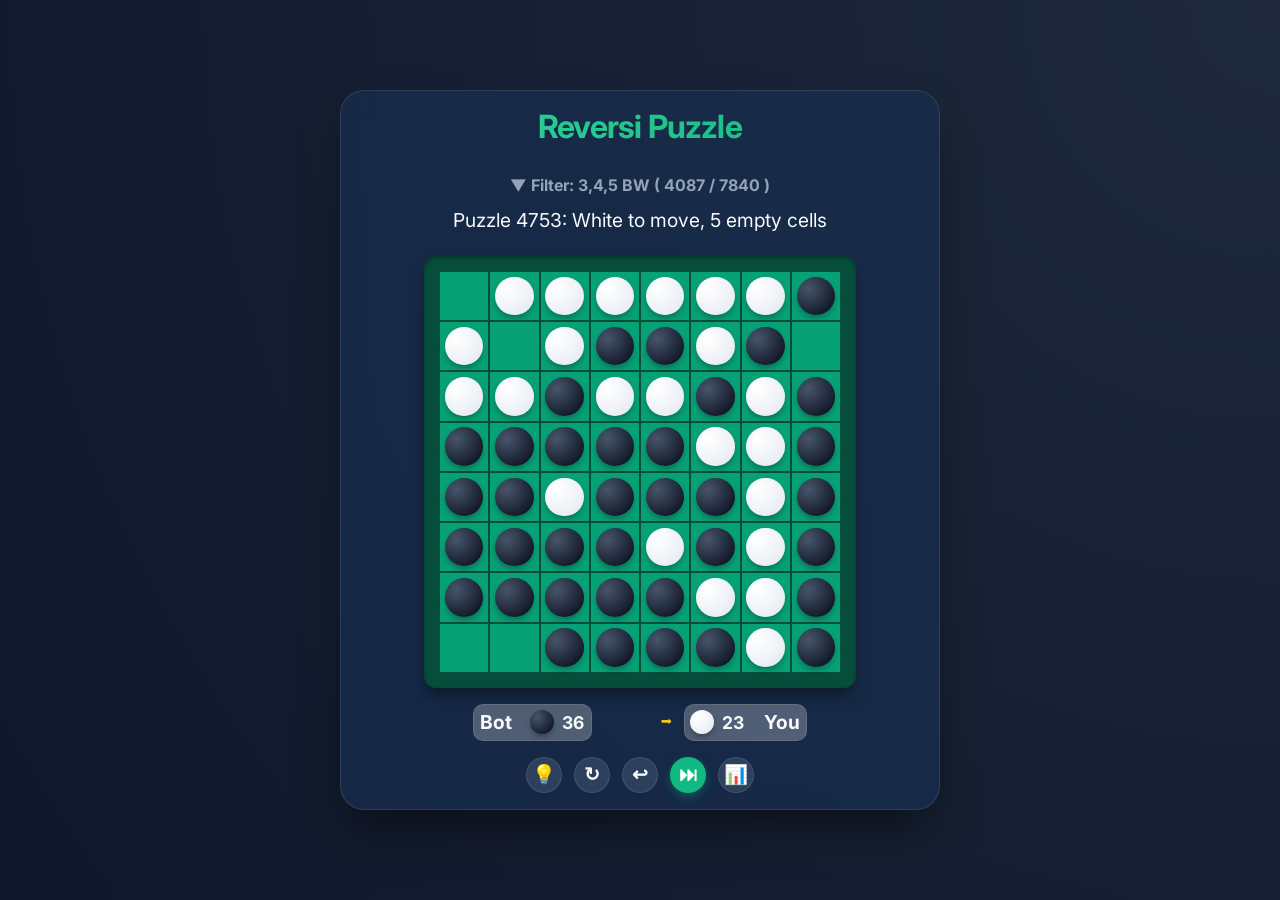
<file: index.html>
<!DOCTYPE html>
<html lang="en">
<head>
    <meta charset="UTF-8">
    <meta name="viewport" content="width=device-width, initial-scale=1.0">
    <title>Reversi Puzzle</title>
    <link rel="stylesheet" href="style.css">
    <link rel="preconnect" href="https://fonts.googleapis.com">
    <link rel="preconnect" href="https://fonts.gstatic.com" crossorigin>
    <link href="https://fonts.googleapis.com/css2?family=Inter:wght@400;700&display=swap" rel="stylesheet">
</head>
<body>
    <div class="container">
        <header>
            <h1>Reversi Puzzle</h1>
            <div class="filter-panel control-panel consolidated" id="filter-panel">
                <div id="filter-header" class="filter-header">
                    <span>▼ Filter</span>
                </div>
                <div id="filter-content" class="filter-content hidden">
                    <div id="filter-count" class="filter-count"></div>
                    <div class="filter-section horizontal">
                        <span>Turn filter:</span>
                        <div class="radio-group">
                            <label><input type="radio" name="turn" value="all" checked> all</label>
                            <label><input type="radio" name="turn" value="X"> Black</label>
                            <label><input type="radio" name="turn" value="O"> White</label>
                        </div>
                    </div>
                    <div class="filter-divider"></div>
                    <div class="filter-section">
                        <div class="empty-cells-header">
                            <span>Empty cells:</span>
                            <button id="select-all-empty" class="btn-text">check all</button>
                        </div>
                        <div class="checkbox-group">
                            <label><input type="checkbox" class="empty-check" value="2"> 2</label>
                            <label><input type="checkbox" class="empty-check" value="3" checked> 3</label>
                            <label><input type="checkbox" class="empty-check" value="4" checked> 4</label>
                            <label><input type="checkbox" class="empty-check" value="5" checked> 5</label>
                            <label><input type="checkbox" class="empty-check" value="6"> 6</label>
                            <label><input type="checkbox" class="empty-check" value="7"> 7</label>
                            <label><input type="checkbox" class="empty-check" value="8"> 8</label>
                            <label><input type="checkbox" class="empty-check" value="9"> 9</label>
                        </div>
                    </div>
                    <div class="filter-divider"></div>
                    <div class="filter-actions" style="text-align: right; margin-top: 0.25rem;">
                        <button id="close-filter-btn" class="btn-text">▲ Collapse</button>
                    </div>
                </div>
            </div>
        </header>
        
        <main>
            <div class="info-action-bar">
                <p id="puzzle-info">Loading puzzles...</p>
            </div>

            <div id="board-container">
                <div id="board"></div>
            </div>
            
            <div class="controls">
                <div class="stone-counts">
                    <div class="player-info-group control-panel">
                        <span id="black-label" class="player-label">You</span>
                        <div class="count-item">
                            <div class="stone black"></div>
                            <span id="black-count" class="score-number">0</span>
                        </div>
                    </div>
                    <span id="turn-arrow" class="turn-arrow"></span>
                    <div class="player-info-group control-panel">
                        <div class="count-item">
                            <div class="stone white"></div>
                            <span id="white-count" class="score-number">0</span>
                        </div>
                        <span id="white-label" class="player-label">---</span>
                    </div>
                </div>
                <div id="turn-display" class="control-panel">
                    <span id="next-turn-msg"></span>
                </div>
            </div>
            <div class="action-buttons">
                <button id="hint-button" class="btn-secondary" title="Hint (H)">&#x1F4A1;</button>
                <button id="reset-button" class="btn-secondary" title="Restart (R)">&#x21BB;</button>
                <button id="undo-button" class="btn-secondary" title="Undo (U)">&#x21A9;</button>
                <button id="next-button" class="btn-primary" title="Next puzzle (N)">&#x23ED;</button>
                <button id="stats-button" class="btn-secondary" title="Stats (S)">📊</button>
            </div>
        </main>

        <!-- <footer>
            <p>&copy; 2026 MN Puzzle Lab</p>
        </footer> -->
    </div>
    <div id="modal-overlay" class="modal-overlay hidden">
        <div class="modal">
            <h2 id="modal-title">Notification</h2>
            <div id="modal-message"></div>
            <div id="modal-actions" style="margin-top:0.75rem; text-align:right;">
                <button id="clear-stats-btn" class="btn-text" style="display:none;">Clear all records</button>
                <button id="clear-zero-fail-btn" class="btn-text" style="display:none;">Clear zero-fail records</button>
                <button id="modal-ok-btn" class="primary-button">OK</button>
            </div>
        </div>
    </div>

    <script src="db.js"></script>
    <script src="script.js"></script>
</body>
</html>
</file>
<file: style.css>
:root {
    --bg-color: #0f172a;
    /* --card-bg: rgba(30, 41, 59, 0.7); */
    --card-bg: rgba(24, 46, 80, 0.7);
    --primary-color: #10b981;
    --primary-hover: #059669;
    --bg-dark: #020617;
    --text-main: #f8fafc;
    --text-muted: #94a3b8;
    --board-green: #07a176;
    --board-border: #064e3b;
    --black-stone: #020617;
    --white-stone: #ffffff;
    --glass-border: rgba(255, 255, 255, 0.1);
    --error-color: #ef4444;
}

.modal-overlay {
    position: fixed;
    top: 0;
    left: 0;
    width: 100%;
    height: 100%;
    background: rgba(0, 0, 0, 0.8);
    backdrop-filter: blur(8px);
    display: flex;
    justify-content: center;
    align-items: center;
    z-index: 1000;
    transition: opacity 0.3s ease;
}

.modal-overlay.hidden {
    opacity: 0;
    pointer-events: none;
    display: none;
}

.modal {
    background: var(--card-bg);
    border: 1px solid var(--glass-border);
    padding: 2.5rem;
    border-radius: 20px;
    text-align: center;
    max-width: 400px;
    width: 90%;
    box-shadow: 0 25px 50px -12px rgba(0, 0, 0, 0.5);
}

.modal h2 {
    color: var(--primary-color);
    margin-bottom: 1rem;
}

.modal p {
    margin-bottom: 2rem;
    font-size: 1.2rem;
}

* {
    margin: 0;
    padding: 0;
    box-sizing: border-box;
}

body {
    font-family: 'Inter', sans-serif;
    background-color: var(--bg-color);
    color: var(--text-main);
    display: flex;
    justify-content: center;
    align-items: center;
    min-height: 100vh;
    overflow-x: hidden;
    background: radial-gradient(circle at top right, #1e293b, #0f172a);
}

.container {
    max-width: 600px;
    width: 90%;
    text-align: center;
    padding: 1rem;
    background: var(--card-bg);
    backdrop-filter: blur(12px);
    border: 1px solid var(--glass-border);
    border-radius: 24px;
    box-shadow: 0 25px 50px -12px rgba(0, 0, 0, 0.5);
    animation: fadeIn 0.8s ease-out;
}

@keyframes fadeIn {
    from { opacity: 0; transform: translateY(20px); }
    to { opacity: 1; transform: translateY(0); }
}

header h1 {
    font-size: 2rem;
    margin-top: 0;
    margin-bottom: 0;
    padding: 0;
    background: linear-gradient(to right, #34d399, #10b981);
    -webkit-background-clip: text;
    background-clip: text;
    color: transparent;
    letter-spacing: -0.025em;
}

#puzzle-info {
    color: var(--text-dim);
    font-size: 1.2rem;
    margin: 0;
    text-align: center;
    width: 100%;
}

.info-action-bar {
    display: flex;
    justify-content: space-between;
    align-items: center;
    width: 100%;
    max-width: 420px;
    margin-bottom: 0.5rem;
}

header .consolidated {
    margin-top: 1.5rem;
}

main {
    display: flex;
    flex-direction: column;
    align-items: center;
    gap: 1rem;
}

#board-container {
    padding: 1rem;
    background: var(--board-border);
    border-radius: 12px;
    display: inline-block;
    box-shadow: inset 0 2px 4px rgba(0,0,0,0.3), 0 10px 15px -3px rgba(0,0,0,0.4);
}

#board {
    display: grid;
    grid-template-columns: repeat(8, 1fr);
    grid-template-rows: repeat(8, 1fr);
    gap: 2px;
    width: 320px;
    height: 320px;
}

@media (min-width: 480px) {
    #board {
        width: 400px;
        height: 400px;
    }
}

.cell {
    background-color: var(--board-green);
    display: flex;
    justify-content: center;
    align-items: center;
    position: relative;
    cursor: default;
}

.cell .hint-text {
    font-size: 0.8rem;
    font-weight: bold;
    color: rgba(255, 255, 255, 0.7);
    pointer-events: none;
    z-index: 5;
}

.cell .hint-text.best {
    font-weight: 900;
    font-size: 0.95rem;
    color: #ffffff;
    text-shadow: 0 1px 0 rgba(0,0,0,0.6);
}

.stone {
    width: 80%;
    height: 80%;
    border-radius: 50%;
    box-shadow: 0 4px 6px -1px rgba(0, 0, 0, 0.3);
    transition: transform 0.3s cubic-bezier(0.34, 1.56, 0.64, 1);
}

.stone.black {
    /* background: radial-gradient(circle at 30% 30%, #475569 0%, #020617 70%); */ /* Sharper highlight */
    /* border: 1px solid rgba(255, 255, 255, 0.2); */ /* Defined edge */
    /* box-shadow: 0 2px 4px rgba(0, 0, 0, 0.8), inset 0 1px 0 rgba(255, 255, 255, 0.1); */ /* Crisp shadow */
    background: radial-gradient(circle at 30% 30%, #475569, var(--black-stone));
}

.stone.white {
    background: radial-gradient(circle at 30% 30%, #ffffff, #e2e8f0);
    color: #020617;
}

.stone {
    position: relative;
}

.stone.last-move::after {
    content: '';
    position: absolute;
    top: 50%;
    left: 50%;
    transform: translate(-50%, -50%);
    width: 25%;
    height: 25%;
    background-color: #ef4444;
    border-radius: 50%;
    box-shadow: 0 0 4px rgba(239, 68, 68, 0.8);
    z-index: 10;
}

.controls {
    display: flex;
    flex-direction: column;
    gap: 1.5rem;
    align-items: center;
}

.stone-counts {
    display: flex;
    align-items: center;
    gap: 0.5rem;

    width: 100%;
}

.player-info-group {
    /* Inherits from .control-panel */
    display: flex;
    align-items: center;
    gap: 0.15rem;
    padding: 0.22rem 0.3rem !important;
    border-radius: 10px !important;
    white-space: nowrap;
    min-width: 0; /* allow shrinking */
}

.control-panel {
    display: flex;
    align-items: center;
    gap: 1rem;
    padding: 0.75rem 1.5rem;
    background: rgba(255, 255, 255, 0.25);
    border-radius: 9999px;
    border: 1px solid var(--glass-border);
}

#turn-display {
    font-size: 1.2rem;
    color: #facc15; /* Yellow (Tailwind yellow-400) */
    /* background: transparent; */
    background: rgba(255, 255, 255, 0.589);
    border: none;
    padding: 0.5rem;
    /* flex: 1; */
    display: none;
}

.count-item {
    display: flex;
    flex-direction: row;
    align-items: center;
    gap: 0.35rem;
}

.count-item .stone {
    width: 24px;
    height: 24px;
}

.player-label {
    font-size: 1.2rem;
    font-weight: 700;
    color: var(--text-main);
    /* background: rgba(255, 255, 255, 0.1); */
    background: rgba(255, 255, 255, 0);
    padding: 2px; /*2px 10px; */
    /* border-radius: 12px; */
    cursor: pointer;
    transition: background 0.2s;
}

.player-label:hover {
    background: rgba(255, 255, 255, 0.25);
}

.turn-arrow {
    font-weight: 800;
    color: #facc15; /* Yellow (Tailwind yellow-400) */
    padding: 0 0.25rem;
    min-width: 50px;
    font-family: monospace;
    font-size: 1.2rem;
    display: inline-block;
    width: 100%;
    vertical-align: middle;
    white-space: nowrap;
    flex: 1;
}

.player-indicator {
    display: none;
}

.player-indicator.black {
    background: radial-gradient(circle at 30% 30%, #475569, #020617);
}

.player-indicator.white {
    background: radial-gradient(circle at 30% 30%, #ffffff, #e2e8f0);
}

.radio-group {
    display: flex;
    gap: 1rem;
    align-items: center;
}

.radio-group label {
    display: flex;
    align-items: center;
    gap: 0.25rem;
    font-size: 0.9rem;
    cursor: pointer;
    padding: 0.25rem 0.5rem;
    background: rgba(255, 255, 255, 0.05);
    border-radius: 6px;
    transition: background 0.2s;
}

.radio-group label:hover {
    background: rgba(255, 255, 255, 0.1);
}

.radio-group input[type="radio"] {
    cursor: pointer;
    accent-color: var(--primary-color);
}

.control-panel.consolidated {
    flex-direction: column;
    align-items: stretch;
    padding: 0.75rem 1.25rem;
    border-radius: 20px;
    gap: 0.5rem;
    margin-bottom: 0.5rem;
    width: 100%;
}

/* 折りたたみ中はパディングを縮小 */
.control-panel.consolidated:has(.filter-content.hidden) {
    padding-top: 0.3rem;
    padding-bottom: 0.3rem;
}

/* When the filter panel is collapsed: remove border and make background transparent */
.control-panel.consolidated:has(.filter-content.hidden) {
    background: transparent;
    border: none;
    box-shadow: none;
    backdrop-filter: none;
}

.filter-header {
    cursor: pointer;
    text-align: center;
    font-weight: bold;
    color: var(--text-muted);
    transition: color 0.2s;
    user-select: none;
}

.filter-header:hover {
    color: var(--text-main);
}

.filter-header.hidden {
    display: none;
}

.filter-content {
    display: flex;
    flex-direction: column;
    gap: 0.5rem;
}

.filter-content.hidden {
    display: none;
}

.filter-count {
    color: var(--text-main);
    /* background: rgba(255, 255, 255, 0.1); */
    /* padding: 2px 6px;
    border-radius: 8px; */
    margin:0.5rem 0; 
    font-size:0.9rem; 
    /* color:#333; */
}

.filter-section {
    display: flex;
    flex-direction: column;
    gap: 0.4rem;
}

.filter-section.horizontal {
    flex-direction: row;
    align-items: center;
    justify-content: space-between;
}

.filter-divider {
    height: 1px;
    background: rgba(255, 255, 255, 0.1);
    margin: 0.1rem 0;
}

.empty-cells-header {
    display: flex;
    justify-content: space-between;
    align-items: center;
    font-size: 0.9rem;
}

.checkbox-group {
    display: flex;
    flex-wrap: wrap;
    gap: 0.5rem;
    justify-content: center;
}

.checkbox-group label {
    display: flex;
    align-items: center;
    gap: 0.25rem;
    font-size: 0.85rem;
    cursor: pointer;
    padding: 0.25rem 0.5rem;
    background: rgba(255, 255, 255, 0.05);
    border-radius: 6px;
    transition: background 0.2s;
}

.checkbox-group label:hover {
    background: rgba(255, 255, 255, 0.1);
}

.empty-check {
    cursor: pointer;
    accent-color: var(--primary-color);
}

.btn-text {
    background: transparent;
    border: none;
    color: var(--primary-color);
    font-size: 0.8rem;
    font-weight: 700;
    cursor: pointer;
    padding: 2px 6px;
    border-radius: 4px;
    transition: background 0.2s;
}

.btn-text:hover {
    background: rgba(16, 185, 129, 0.1);
}

.action-buttons {
    display: flex;
    gap: 0.75rem;
    align-items: center;
}

.btn-primary, .btn-secondary {
    width: 36px;
    height: 36px;
    padding: 0;
    display: flex;
    align-items: center;
    justify-content: center;
    font-size: 1.2rem;
    font-weight: 700;
    border: none;
    border-radius: 50%;
    cursor: pointer;
    transition: all 0.2s;
    white-space: nowrap;
}

.btn-primary {
    color: white;
    background: var(--primary-color);
    box-shadow: 0 4px 10px rgba(16, 185, 129, 0.3);
}

.btn-primary:hover {
    background: var(--primary-hover);
    transform: translateY(-2px);
    box-shadow: 0 10px 15px -3px rgba(16, 185, 129, 0.4);
}

.btn-secondary {
    color: var(--text-color);
    background: rgba(255, 255, 255, 0.1);
    backdrop-filter: blur(4px);
    border: 1px solid rgba(255, 255, 255, 0.1);
}

#hint-button.active {
    background: var(--primary-color);
    box-shadow: 0 0 15px rgba(16, 185, 129, 0.4);
    border-color: rgba(255, 255, 255, 0.5);
    color: white;
}

.btn-secondary:hover {
    background: rgba(255, 255, 255, 0.2);
    transform: translateY(-2px);
}

.btn-primary:active, .btn-secondary:active {
    transform: translateY(0);
}

.score-number {
    font-size: 1.1rem;
    font-weight: 700;
    color: var(--text-main);
    background: rgba(255, 255, 255, 0);
    padding: 2px 2px;
    border-radius: 12px;
    cursor: pointer;
    transition: background 0.2s;
}

footer {
    margin-top: 2rem;
    font-size: 0.75rem;
    color: var(--text-dim);
}

.modal .primary-button,
#modal-ok-btn {
    min-width: 80px;      /* 横幅を広くする */
    padding: 0.5rem 1rem;  /* 上下の余白を増やす（縦方向のパディング） */
    border-radius: 10px;
    font-weight: 700;
    margin-top: 1rem;
}
</file>
